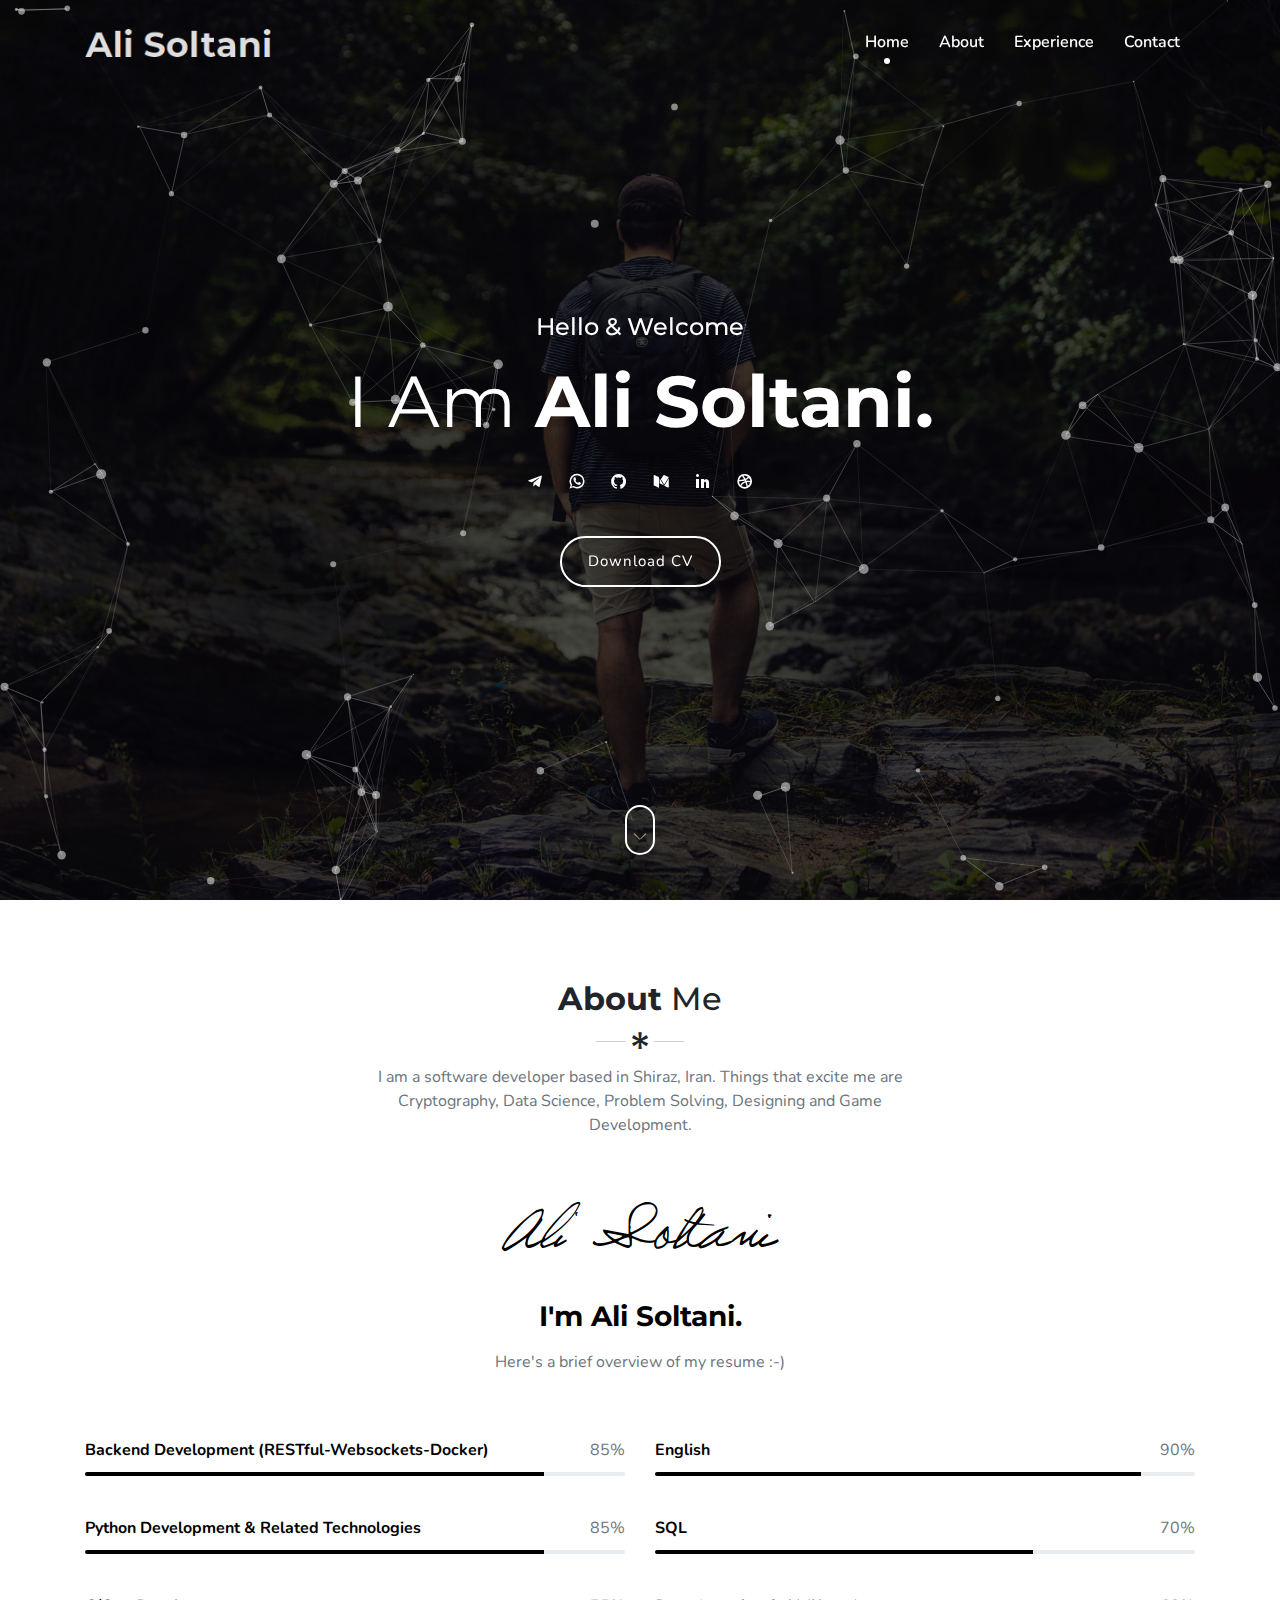
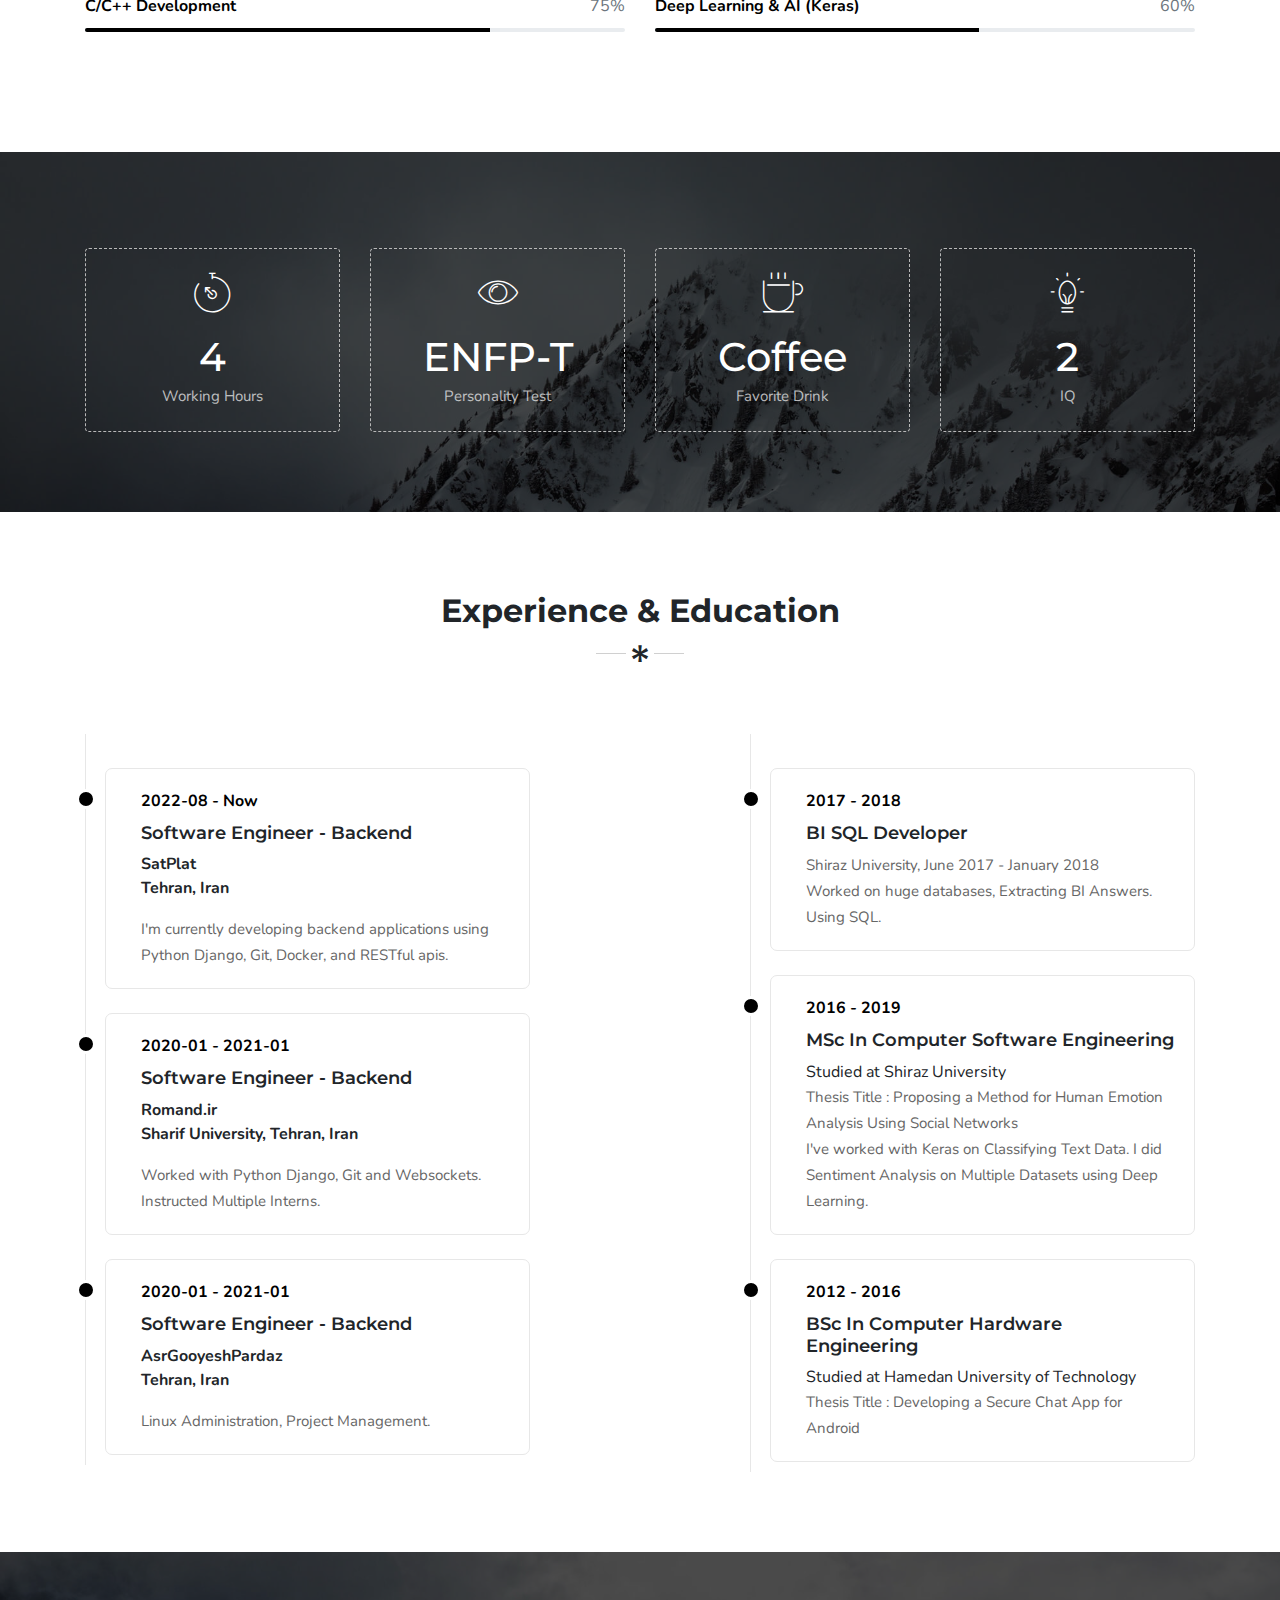
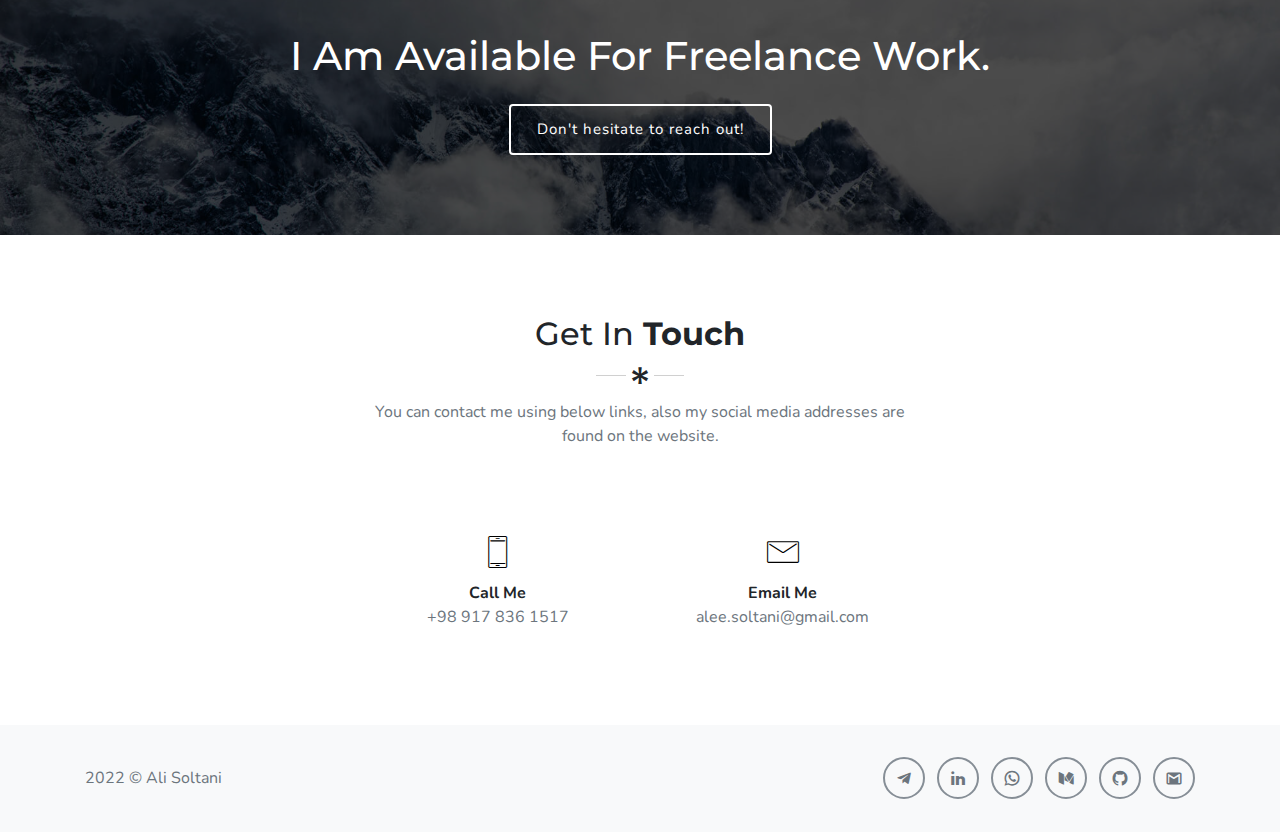
<file: index.html>
<!DOCTYPE html>
<html lang="en">

    <head>
        <meta charset="UTF-8">
        <meta name="viewport" content="width=device-width, initial-scale=1">
        <title>Ali Soltani</title>
        <meta name="description" content="" />
        <meta name="keywords" content="" />
        <meta name="author" content="AliSoltani" />

        <link rel="shortcut icon" href="images/favicon.ico">

        <!--Bootstrap Css-->
        <link rel="stylesheet" href="css/bootstrap.min.css" />

        <!-- Materialdesign icons Css -->
        <link rel="stylesheet" href="css/materialdesignicons.min.css">

        <!-- Mobirise icons Css -->
        <link rel="stylesheet" href="css/mobiriseicons.css">

        <!-- Magnific-popup -->
        <link rel="stylesheet" href="css/magnific-popup.css">

        <!-- Animate Css -->
        <link rel="stylesheet" href="css/animate.min.css">

        <!-- Owl Slider -->
        <link rel="stylesheet" href="css/owl.carousel.css" />
        <link rel="stylesheet" href="css/owl.theme.css" />
        <link rel="stylesheet" href="css/owl.transitions.css" />

        <!-- Custom style Css -->
        <link rel="stylesheet" href="css/style.css">
    </head>

    <body>

        <!-- START LOADER -->
        <div id="preloader">
            <div id="status">
                <div class="spinner">Loading...</div>
            </div>
        </div>
        <!-- END LOADER -->

        <!-- START NAVBAR -->
        <nav class="navbar navbar-expand-lg fixed-top custom-nav sticky">
            <div class="container">
                <!-- LOGO -->
                <a class="navbar-brand logo" href="index.html">
                        <img src="images/logo.png" alt="" class="img-fluid logo-light"> 
                        <img src="images/logo-dark.png" alt="" class="img-fluid logo-dark">
                    </a>

                <button class="navbar-toggler" type="button" data-toggle="collapse" data-target="#navbarCollapse" aria-controls="navbarCollapse" aria-expanded="false" aria-label="Toggle navigation">
                        <i class="mdi mdi-menu"></i>
                    </button>
                <div class="collapse navbar-collapse" id="navbarCollapse">
                    <ul class="navbar-nav ml-auto">
                        <li class="nav-item active">
                            <a href="#home" class="nav-link">Home</a>
                        </li>
                        <li class="nav-item">
                            <a href="#about" class="nav-link">About</a>
                        </li>
                        <li class="nav-item">
                            <a href="#experience" class="nav-link">Experience</a>
                        </li>
                        <li class="nav-item">
                            <a href="#contact" class="nav-link">Contact</a>
                        </li>
                    </ul>
                </div>
            </div>
        </nav>
        <!-- END NAVBAR -->

        <!--START HOME-->
        <section class="home-bg section h-100vh" id="home">
            <div class="bg-overlay"></div>
            <div class="home-table">
                <div class="home-table-center">
                    <div class="container position-relative z-index">
                        <div class="row justify-content-center">
                            <div class="col-lg-12">
                                <div class="text-white text-center">
                                    <h4>Hello & Welcome</h4>
                                    <h1 class="header_title mb-0 mt-3">I Am <span class="simple-text-rotate font-weight-bold"> Ali Soltani., A Developer., A Researcher.</span></h1>
                                    <ul class="social_home list-unstyled text-center pt-4">
                                        <li class="list-inline-item"><a href="http://t.me/aleeslt"><i class="mdi mdi-telegram"></i></a></li>
                                        <li class="list-inline-item"><a href="http://wa.me/989178361517"><i class="mdi mdi-whatsapp"></i></a></li>
                                        <li class="list-inline-item"><a href="http://github.com/aleesoltani"><i class="mdi mdi-github-circle"></i></a></li>
                                        <li class="list-inline-item"><a href="http://medium.com/alisoltani"><i class="mdi mdi-medium"></i></a></li>
                                        <li class="list-inline-item"><a href="http://linkedin.com/in/aleesoltani"><i class="mdi mdi-linkedin"></i></a></li>
                                        <li class="list-inline-item"><a href="http://dribbble.com/aleesoltani"><i class="mdi mdi-dribbble"></i></a></li>
                                        
                                    </ul>
                                    <div class="header_btn">
                                        <a href="resume.pdf" class="btn btn-outline-custom btn-rounded mt-4">Download CV</a>
                                    </div>
                                </div>
                            </div>
                        </div>
                    </div>
                </div>
            </div>
            <div class="scroll_down">
                <a href="#about" class="scroll">
                    <i class="mbri-arrow-down text-white"></i>
                </a>
            </div>
        </section>
        <!--END HOME-->

        <!-- START ABOUT -->
        <section class="section" id="about">
            <div class="container">
                <div class="row justify-content-center">
                    <div class="col-lg-12">
                        <div class="text-center mx-auto section-main-title">
                            <h2><span class="font-weight-bold">About </span>Me</h2>
                            <div class="main-title-border">
                                <i class="mdi mdi-asterisk"></i>
                            </div>
                            <p class="text-muted mx-auto mt-2">
                                I am a software developer based in Shiraz, Iran. Things that excite me are Cryptography, Data Science, 
                                Problem Solving, Designing and Game Development.
                            </p>
                        </div>
                    </div>
                </div>
                <div class="row mt-4 pt-4">
                    <div class="col-lg-12">
                        <div>
                            <img src="images/sign.png" alt="" class="img-fluid mx-auto d-block">
                        </div>
                        <div class="text-center about-detail mx-auto mt-5">
                            <h3 class="mb-3"><span class="font-weight-bold text-custom">I'm Ali Soltani.</span></h3>
                            <!-- <ul class="mb-0 list-inline text-center about-work">
                                <li class="list-inline-item mr-0 text-muted">Software Engineer</li>
                                
                            </ul> -->
                            <p class="text-muted mt-3">Here's a brief overview of my resume :-)</p>
                        </div>
                    </div>
                </div>
                <div class="row mt-5">
                    <div class="col-lg-6">
                        <div class="progress-bars skill-custom">
                            <div class="clearfix">
                                <div class="text-dark font-weight-bold float-left">Backend Development (RESTful-Websockets-Docker)</div>
                                <div class="text-muted float-right">85%</div>
                            </div>
                            <div class="progress">
                                <div class="progress-bar" role="progressbar" style="width: 85%" aria-valuenow="0" aria-valuemin="0" aria-valuemax="100"></div>
                            </div>
                            <div class="clearfix">
                                <div class="text-dark font-weight-bold float-left">Python Development & Related Technologies</div>
                                <div class="text-muted float-right">85%</div>
                            </div>
                            <div class="progress">
                                <div class="progress-bar" role="progressbar" style="width: 85%" aria-valuenow="25" aria-valuemin="0" aria-valuemax="100"></div>
                            </div>
                            <div class="clearfix">
                                <div class="text-dark font-weight-bold float-left">C/C++ Development</div>
                                <div class="text-muted float-right">75%</div>
                            </div>
                            <div class="progress">
                                <div class="progress-bar" role="progressbar" style="width: 75%" aria-valuenow="0" aria-valuemin="0" aria-valuemax="100"></div>
                            </div>
                        </div>
                    </div>
                    <div class="col-lg-6">
                        <div class="progress-bars skill-custom">
                            <div class="clearfix">
                                <div class="text-dark font-weight-bold float-left">English</div>
                                <div class="text-muted float-right">90%</div>
                            </div>
                            <div class="progress">
                                <div class="progress-bar" role="progressbar" style="width: 90%" aria-valuenow="0" aria-valuemin="0" aria-valuemax="100"></div>
                            </div>
                            <div class="clearfix">
                                <div class="text-dark font-weight-bold float-left">SQL</div>
                                <div class="text-muted float-right">70%</div>
                            </div>
                            <div class="progress">
                                <div class="progress-bar" role="progressbar" style="width: 70%" aria-valuenow="25" aria-valuemin="0" aria-valuemax="100"></div>
                            </div>
                            <div class="clearfix">
                                <div class="text-dark font-weight-bold float-left">Deep Learning & AI (Keras)</div>
                                <div class="text-muted float-right">60%</div>
                            </div>
                            <div class="progress">
                                <div class="progress-bar" role="progressbar" style="width:60%" aria-valuenow="0" aria-valuemin="0" aria-valuemax="100"></div>
                            </div>
                        </div>
                    </div>
                </div>
            </div>
        </section>
        <!-- END ABOUT -->

        <!-- END FUNFACTS -->
        <section class="section bg-funfact">
            <div class="bg-overlay"></div>
            <div class="container">
                <div class="row" id="counter">
                    <div class="col-lg-3">
                        <div class="text-center lan_funfact p-4 mt-3 rounded text-white">
                            <div class="lan_fun_icon mb-3">
                                <i class="mbri-timer h1"></i>
                            </div>
                            <h1 class="lan_fun_value mb-1" data-count="6720">4</h1>
                            <p class="lan_fun_name mb-0">Working Hours</p>
                        </div>
                    </div>
                    <div class="col-lg-3">
                        <div class="text-center lan_funfact p-4 mt-3 rounded text-white">
                            <div class="lan_fun_icon mb-3">
                                <i class="mbri-preview h1"></i>
                            </div>
                            <h1 class="lan_fun_value mb-1" >ENFP-T</h1>
                            <p class="lan_fun_name mb-0">Personality Test</p>
                        </div>
                    </div>
                    <div class="col-lg-3">
                        <div class="text-center lan_funfact p-4 mt-3 rounded text-white">
                            <div class="lan_fun_icon mb-3">
                                <i class="mbri-hot-cup h1"></i>
                            </div>
                            <h1 class="lan_fun_value mb-1">Coffee</h1>
                            <p class="lan_fun_name mb-0">Favorite Drink</p>
                        </div>
                    </div>
                    <div class="col-lg-3">
                        <div class="text-center lan_funfact p-4 mt-3 rounded text-white">
                            <div class="lan_fun_icon mb-3">
                                <i class="mbri-idea h1"></i>
                            </div>                       
                            <h1 class="lan_fun_value mb-1" data-count="137">2</h1>
                            <p class="lan_fun_name mb-0">IQ</p>
                        </div>
                    </div>
                </div>
            </div>
        </section>
        <!-- START FUNFACTS -->

        <!-- START EXP. & EDU. -->
        <section class="section" id="experience">
            <div class="container">
                <div class="row justify-content-center">
                    <div class="col-lg-12">
                        <div class="text-center mx-auto section-main-title">
                            <h2><span class="font-weight-bold">Experience & Education</span></h2>
                            <div class="main-title-border">
                                <i class="mdi mdi-asterisk"></i>
                            </div>
                        </div>
                    </div>
                </div>
                <div class="row mt-4 pt-4">
                    <div class="col-lg-5">
                        <div class="cv_edu_exp mt-3">
                            <div class="cv_edu_exp_box mt-4">
                                <div class="row">
                                    <div class="col-lg-12">
                                        <div class="cv_edu_exp_year font-weight-bold text-custom position-relative">2022-08 - Now</div>
                                        <div class="cb_edu_exp_detail">
                                            <h4>Software Engineer - Backend</h4>
                                            <p><strong>SatPlat <br>Tehran, Iran</strong></p>
                                            <p class="cv_desc mb-0">
                                                I'm currently developing backend applications using Python Django, Git,
                                                Docker, and RESTful apis.
                                            </p>
                                        </div>
                                    </div>
                                </div>
                            </div>

                            <div class="cv_edu_exp_box mt-4">
                                <div class="row">
                                    <div class="col-lg-12">
                                        <div class="cv_edu_exp_year font-weight-bold text-custom position-relative">2020-01 - 2021-01</div>
                                        <div class="cb_edu_exp_detail">
                                            <h4>Software Engineer - Backend</h4>
                                            <p><strong>Romand.ir <br>Sharif University, Tehran, Iran</strong></p>
                                            <p class="cv_desc mb-0">
                                                Worked with Python Django, Git and Websockets.
                                                Instructed Multiple Interns.
                                            </p>
                                        </div>
                                    </div>
                                </div>
                            </div>

                            <div class="cv_edu_exp_box mt-4">
                                <div class="row">
                                    <div class="col-lg-12">
                                        <div class="cv_edu_exp_year font-weight-bold text-custom position-relative">2020-01 - 2021-01</div>
                                        <div class="cb_edu_exp_detail">
                                            <h4>Software Engineer - Backend</h4>
                                            <p><strong>AsrGooyeshPardaz <br>Tehran, Iran</strong></p>
                                            <p class="cv_desc mb-0">
                                                Linux Administration, Project Management. 
                                            </p>
                                        </div>
                                    </div>
                                </div>
                            </div>
                        </div>
                    </div>
                    <div class="col-lg-5 offset-lg-2">
                        <div class="cv_edu_exp mt-3">
                            <div class="cv_edu_exp_box mt-4">
                                <div class="row">
                                    <div class="col-lg-12">
                                        <div class="cv_edu_exp_year font-weight-bold text-custom position-relative">2017 - 2018</div>
                                        <div class="cb_edu_exp_detail">
                                            <h4>BI SQL Developer</h4>
                                            <p class="cv_desc mb-0">
                                                Shiraz University, June 2017 - January 2018
                                            </p>
                                            <p class="cv_desc mb-0">
                                                Worked on huge databases, Extracting BI Answers. Using SQL. 
                                            </p>
                                        </div>
                                    </div>
                                </div>
                            </div>
                            <div class="cv_edu_exp_box mt-4">
                                <div class="row">
                                    <div class="col-lg-12">
                                        <div class="cv_edu_exp_year font-weight-bold text-custom position-relative">2016 - 2019</div>
                                        <div class="cb_edu_exp_detail">
                                            <h4>MSc in Computer Software Engineering</h4>
                                            Studied at Shiraz University
                                            <p class="cv_desc mb-0">
                                                Thesis Title : Proposing a Method for Human Emotion Analysis Using Social Networks
                                            </p>
                                            <p class="cv_desc mb-0">
                                                I've worked with Keras on Classifying Text Data. I did Sentiment Analysis on Multiple Datasets using Deep Learning.
                                            </p>
                                        </div>
                                    </div>
                                </div>
                            </div>
                            <div class="cv_edu_exp_box mt-4">
                                <div class="row">
                                    <div class="col-lg-12">
                                        <div class="cv_edu_exp_year font-weight-bold text-custom position-relative">2012 - 2016</div>
                                        <div class="cb_edu_exp_detail">
                                            <h4>BSc in Computer Hardware Engineering</h4>
                                            Studied at Hamedan University of Technology
                                            <p class="cv_desc mb-0">
                                                Thesis Title : Developing a Secure Chat App for Android
                                            </p>
                                        </div>
                                    </div>
                                </div>
                            </div>
                        </div>
                    </div>
                </div>                
            </div>
        </section>
        <!-- END EXP. & EDU. -->

        <!-- START CTA -->
        <section class="section bg-cta" id="contact">
            <div class="bg-overlay"></div>
            <div class="container">
                <div class="row">
                    <div class="col-lg-12">
                        <div class="text-center text-white">
                            <h1>I Am Available For Freelance Work.</h1>
                            <div class="mt-4">
                                <a href="mailto:alee.soltani@gmail.com" class="btn btn-outline-custom">Don't hesitate to reach out!</a>
                            </div>
                        </div>
                    </div>
                </div>
            </div>
        </section>
        <!-- END CTA -->

        <!-- CONTACT FORM START-->
        <section class="section " id="contact">
            <div class="container">
                <div class="row justify-content-center">
                    <div class="col-lg-12">
                        <div class="text-center mx-auto section-main-title">
                            <h2>Get In <span class="font-weight-bold">Touch</span></h2>
                            <div class="main-title-border">
                                <i class="mdi mdi-asterisk"></i>
                            </div>
                            <p class="text-muted mx-auto mt-2">You can contact me using below links, also my social media addresses are found
                                on the website.
                            </p>
                        </div>
                    </div>
                </div>  
                <div class="row mt-4 pt-4">
                    <div class="col-lg-3">
                    </div>

                    <div class="col-lg-3">
                        <div class="text-center mt-4">
                            <div>
                                <i class="mbri-mobile2 text-custom h2"></i>
                            </div>
                            <div class="mt-2">
                                <p class="mb-0 font-weight-bold">Call Me</p>
                                <p class="text-muted">+98 917 836 1517</p>
                            </div>
                        </div>
                    </div>
                    <div class="col-lg-3">                        
                        <div class="text-center mt-4">
                            <div>
                                <i class="mbri-letter text-custom h2"></i>
                            </div>
                            <div class="mt-2">
                                <p class="mb-0 font-weight-bold">Email Me</p>
                                <p class="text-muted">alee.soltani@gmail.com</p>
                            </div>
                        </div>                        
                    </div>
                    <div class="col-lg-3">
                    </div>
                </div>                          
            </div>
        </section> 
        <!-- CONTACT FORM END-->

        <!-- START FOOTER -->
        <section class="bg-light">
            <div class="container">
                <div class="row pt-4 pb-4">
                    <div class="col-lg-12">
                        <div class="float-left float_none mt-2 mb-2">
                            <a href="http://alisoltani.ir" class="copy-rights text-muted mb-0">2022 &copy; Ali Soltani</a>
                        </div>
                        <div class="float-right float_none mt-2 mb-2">
                            <ul class="list-inline fot_social mb-0">
                                <li class="list-inline-item"><a href="http://t.me/aleeslt" class="social-icon text-muted"><i class="mdi mdi-telegram"></i></a></li>
                                <li class="list-inline-item"><a href="http://linkedin.com/in/aleesoltani" class="social-icon text-muted"><i class="mdi mdi-linkedin"></i></a></li>
                                <li class="list-inline-item"><a href="http://wa.me/989178361517" class="social-icon text-muted"><i class="mdi mdi-whatsapp"></i></a></li>
                                <li class="list-inline-item"><a href="http://medium.com/alisoltani" class="social-icon text-muted"><i class="mdi mdi-medium"></i></a></li>  
                                <li class="list-inline-item"><a href="http://github.com/aleesoltani" class="social-icon text-muted"><i class="mdi mdi-github-circle"></i></a></li>                              
                                <li class="list-inline-item"><a href="mailto:alee.soltani@gmail.com" class="social-icon text-muted"><i class="mdi mdi-gmail"></i></a></li>
                            </ul>
                        </div>
                    </div>
                </div>
            </div>
        </section>
        <!-- END FOOTER -->

        <!-- BACK TO TOP -->    
        <a href="#" class="back_top"> <i class="mbri-arrow-up"> </i> </a>


        <!-- JAVASCRIPTS -->
        <script src="js/jquery.min.js"></script>
        <script src="js/popper.min.js"></script>
        <script src="js/bootstrap.min.js"></script>
        <!--EASING JS-->
        <script src="js/jquery.easing.min.js"></script>
        <script src="js/scrollspy.min.js"></script>
        <!--TEXT ROTETE-->
        <script src="js/jquery.simple-text-rotator.js"></script>         
        <!-- MFP JS -->
        <script src="js/jquery.magnific-popup.min.js"></script>
        <!--PORTFOLIO FILTER JS-->
        <script src="js/isotope.js"></script>     
        <!--PARTICLES ANIMATE JS-->
        <script src="js/particles.js"></script>  
        <script src="js/particles.app.js"></script>   
        <!-- OWL CAROUSEL -->
        <script src="js/owl.carousel.min.js"></script>
        <!--CUSTOM JS-->
        <script src="js/custom.js"></script>
        <script>
            $(".simple-text-rotate").textrotator({
                animation: "dissolve",
                speed: 2500
            });
        </script>
    </body>
</html>
</file>
<file: css/mobiriseicons.css>
@font-face {
  font-family: 'MobiriseIcons';
  src:  url('../fonts/MobiriseIcons.eot?5dqoim');
  src:  url('../fonts/MobiriseIcons.eot?5dqoim#iefix') format('embedded-opentype'),
    url('../fonts/mobirise.ttf?5dqoim') format('truetype'),
    url('../fonts/mobirise.woff?5dqoim') format('woff'),
    url('../fonts/MobiriseIcons.svg?5dqoim#MobiriseIcons') format('svg');
  font-weight: normal;
  font-style: normal;
}

[class^="mbri-"], [class*=" mbri-"] {
  /* use !important to prevent issues with browser extensions that change fonts */
  font-family: 'MobiriseIcons' !important;
  speak: none;
  font-style: normal;
  font-weight: normal;
  font-variant: normal;
  text-transform: none;
  line-height: 1;

  /* Better Font Rendering =========== */
  -webkit-font-smoothing: antialiased;
  -moz-osx-font-smoothing: grayscale;
}

.mbri-add-submenu:before {
  content: "\e900";
}
.mbri-alert:before {
  content: "\e901";
}
.mbri-align-center:before {
  content: "\e902";
}
.mbri-align-justify:before {
  content: "\e903";
}
.mbri-align-left:before {
  content: "\e904";
}
.mbri-align-right:before {
  content: "\e905";
}
.mbri-android:before {
  content: "\e906";
}
.mbri-apple:before {
  content: "\e907";
}
.mbri-arrow-down:before {
  content: "\e908";
}
.mbri-arrow-next:before {
  content: "\e909";
}
.mbri-arrow-prev:before {
  content: "\e90a";
}
.mbri-arrow-up:before {
  content: "\e90b";
}
.mbri-bold:before {
  content: "\e90c";
}
.mbri-bookmark:before {
  content: "\e90d";
}
.mbri-bootstrap:before {
  content: "\e90e";
}
.mbri-briefcase:before {
  content: "\e90f";
}
.mbri-browse:before {
  content: "\e910";
}
.mbri-bulleted-list:before {
  content: "\e911";
}
.mbri-calendar:before {
  content: "\e912";
}
.mbri-camera:before {
  content: "\e913";
}
.mbri-cart-add:before {
  content: "\e914";
}
.mbri-cart-full:before {
  content: "\e915";
}
.mbri-cash:before {
  content: "\e916";
}
.mbri-change-style:before {
  content: "\e917";
}
.mbri-chat:before {
  content: "\e918";
}
.mbri-clock:before {
  content: "\e919";
}
.mbri-close:before {
  content: "\e91a";
}
.mbri-cloud:before {
  content: "\e91b";
}
.mbri-code:before {
  content: "\e91c";
}
.mbri-contact-form:before {
  content: "\e91d";
}
.mbri-credit-card:before {
  content: "\e91e";
}
.mbri-cursor-click:before {
  content: "\e91f";
}
.mbri-cust-feedback:before {
  content: "\e920";
}
.mbri-database:before {
  content: "\e921";
}
.mbri-delivery:before {
  content: "\e922";
}
.mbri-desktop:before {
  content: "\e923";
}
.mbri-devices:before {
  content: "\e924";
}
.mbri-down:before {
  content: "\e925";
}
.mbri-download:before {
  content: "\e926";
}
.mbri-drag-n-drop:before {
  content: "\e927";
}
.mbri-drag-n-drop2:before {
  content: "\e928";
}
.mbri-edit:before {
  content: "\e929";
}
.mbri-edit2:before {
  content: "\e92a";
}
.mbri-error:before {
  content: "\e92b";
}
.mbri-extension:before {
  content: "\e92c";
}
.mbri-features:before {
  content: "\e92d";
}
.mbri-file:before {
  content: "\e92e";
}
.mbri-flag:before {
  content: "\e92f";
}
.mbri-folder:before {
  content: "\e930";
}
.mbri-gift:before {
  content: "\e931";
}
.mbri-github:before {
  content: "\e932";
}
.mbri-globe-2:before {
  content: "\e933";
}
.mbri-globe:before {
  content: "\e934";
}
.mbri-growing-chart:before {
  content: "\e935";
}
.mbri-hearth:before {
  content: "\e936";
}
.mbri-help:before {
  content: "\e937";
}
.mbri-home:before {
  content: "\e938";
}
.mbri-hot-cup:before {
  content: "\e939";
}
.mbri-idea:before {
  content: "\e93a";
}
.mbri-image-gallery:before {
  content: "\e93b";
}
.mbri-image-slider:before {
  content: "\e93c";
}
.mbri-info:before {
  content: "\e93d";
}
.mbri-italic:before {
  content: "\e93e";
}
.mbri-key:before {
  content: "\e93f";
}
.mbri-laptop:before {
  content: "\e940";
}
.mbri-layers:before {
  content: "\e941";
}
.mbri-left-right:before {
  content: "\e942";
}
.mbri-left:before {
  content: "\e943";
}
.mbri-letter:before {
  content: "\e944";
}
.mbri-like:before {
  content: "\e945";
}
.mbri-link:before {
  content: "\e946";
}
.mbri-lock:before {
  content: "\e947";
}
.mbri-login:before {
  content: "\e948";
}
.mbri-logout:before {
  content: "\e949";
}
.mbri-magic-stick:before {
  content: "\e94a";
}
.mbri-map-pin:before {
  content: "\e94b";
}
.mbri-menu:before {
  content: "\e94c";
}
.mbri-mobile:before {
  content: "\e94d";
}
.mbri-mobile2:before {
  content: "\e94e";
}
.mbri-mobirise:before {
  content: "\e94f";
}
.mbri-more-horizontal:before {
  content: "\e950";
}
.mbri-more-vertical:before {
  content: "\e951";
}
.mbri-music:before {
  content: "\e952";
}
.mbri-new-file:before {
  content: "\e953";
}
.mbri-numbered-list:before {
  content: "\e954";
}
.mbri-opened-folder:before {
  content: "\e955";
}
.mbri-pages:before {
  content: "\e956";
}
.mbri-paper-plane:before {
  content: "\e957";
}
.mbri-paperclip:before {
  content: "\e958";
}
.mbri-photo:before {
  content: "\e959";
}
.mbri-photos:before {
  content: "\e95a";
}
.mbri-pin:before {
  content: "\e95b";
}
.mbri-play:before {
  content: "\e95c";
}
.mbri-plus:before {
  content: "\e95d";
}
.mbri-preview:before {
  content: "\e95e";
}
.mbri-print:before {
  content: "\e95f";
}
.mbri-protect:before {
  content: "\e960";
}
.mbri-question:before {
  content: "\e961";
}
.mbri-quote-left:before {
  content: "\e962";
}
.mbri-quote-right:before {
  content: "\e963";
}
.mbri-redo:before {
  content: "\e964";
}
.mbri-refresh:before {
  content: "\e965";
}
.mbri-responsive:before {
  content: "\e966";
}
.mbri-right:before {
  content: "\e967";
}
.mbri-rocket:before {
  content: "\e968";
}
.mbri-sad-face:before {
  content: "\e969";
}
.mbri-sale:before {
  content: "\e96a";
}
.mbri-save:before {
  content: "\e96b";
}
.mbri-search:before {
  content: "\e96c";
}
.mbri-setting:before {
  content: "\e96d";
}
.mbri-setting2:before {
  content: "\e96e";
}
.mbri-setting3:before {
  content: "\e96f";
}
.mbri-share:before {
  content: "\e970";
}
.mbri-shopping-bag:before {
  content: "\e971";
}
.mbri-shopping-basket:before {
  content: "\e972";
}
.mbri-shopping-cart:before {
  content: "\e973";
}
.mbri-sites:before {
  content: "\e974";
}
.mbri-smile-face:before {
  content: "\e975";
}
.mbri-speed:before {
  content: "\e976";
}
.mbri-star:before {
  content: "\e977";
}
.mbri-success:before {
  content: "\e978";
}
.mbri-sun:before {
  content: "\e979";
}
.mbri-sun2:before {
  content: "\e97a";
}
.mbri-tablet-vertical:before {
  content: "\e97b";
}
.mbri-tablet:before {
  content: "\e97c";
}
.mbri-target:before {
  content: "\e97d";
}
.mbri-timer:before {
  content: "\e97e";
}
.mbri-to-ftp:before {
  content: "\e97f";
}
.mbri-to-local-drive:before {
  content: "\e980";
}
.mbri-touch-swipe:before {
  content: "\e981";
}
.mbri-touch:before {
  content: "\e982";
}
.mbri-trash:before {
  content: "\e983";
}
.mbri-underline:before {
  content: "\e984";
}
.mbri-undo:before {
  content: "\e985";
}
.mbri-unlink:before {
  content: "\e986";
}
.mbri-unlock:before {
  content: "\e987";
}
.mbri-up-down:before {
  content: "\e988";
}
.mbri-up:before {
  content: "\e989";
}
.mbri-update:before {
  content: "\e98a";
}
.mbri-upload:before {
  content: "\e98b";
}
.mbri-user:before {
  content: "\e98c";
}
.mbri-user2:before {
  content: "\e98d";
}
.mbri-users:before {
  content: "\e98e";
}
.mbri-video-play:before {
  content: "\e98f";
}
.mbri-video:before {
  content: "\e990";
}
.mbri-watch:before {
  content: "\e991";
}
.mbri-website-theme:before {
  content: "\e992";
}
.mbri-wifi:before {
  content: "\e993";
}
.mbri-windows:before {
  content: "\e994";
}
.mbri-zoom-out:before {
  content: "\e995";
}
</file>
<file: css/style.css>
/*
------------------------------------------------------------------------ 
* Author           : AliSoltani                                        *
* Version          : 1.0.0                                             *
* Created          : May 2018                                          *
* File Description : Main Css file of the template                     *
*-----------------------------------------------------------------------
*/

/***********************
    1.BASIC           
    2.HELPER
    3.NAVBAR
    4.HOME
    5.ABOUT ME
    6.SERVICES
    7.FUNFACTS
    8.EDUCATION & EXPERIANCE
    9.CTA SECTION
    10.WORK
    11.CLIENT
    12.GREATE PEOPLE
    13.SUBCRIBE SECTION
    14.BLOG
    15.CONTACT US
    16.FOOTER
    17.RESPONSIVE
************************/

@import url('https://fonts.googleapis.com/css?family=Montserrat:400,500,600|Nunito:400,600,700');

/*======================
        1.BASIC
========================*/

body {
    font-family: 'Nunito', sans-serif;
    overflow-x: hidden;
}

h1,
h2,
h3,
h4,
h5,
h6 {
    font-family: 'Montserrat', sans-serif;
}

h1.font-weight-bold,
h2.font-weight-bold,
h3.font-weight-bold,
h4.font-weight-bold,
h5.font-weight-bold,
h6.font-weight-bold {
    font-weight: 600 !important;
}

a,
a:hover,
a:focus,
button,
button:focus {
    text-decoration: none !important;
    outline: none !important;
    box-shadow: none !important;
}

::selection {
    background: rgba(166, 175, 189, 0.3);
}

::-moz-selection {
    background: rgba(166, 175, 189, 0.3);
}

#preloader {
    position: fixed;
    top: 0;
    left: 0;
    right: 0;
    bottom: 0;
    background-color: #fff;
    z-index: 9999999;
}

#status {
    width: 40px;
    height: 40px;
    position: absolute;
    left: 50%;
    top: 50%;
    margin: -20px 0 0 -20px;
}

.spinner {
    margin: 0 auto;
    font-size: 10px;
    position: relative;
    text-indent: -9999em;
    border-top: 5px solid rgba(0, 0, 0, 0.2);
    border-right: 5px solid rgba(0, 0, 0, 0.2);
    border-bottom: 5px solid rgba(0, 0, 0, 0.2);
    border-left: 5px solid #000;
    -webkit-transform: translateZ(0);
    -ms-transform: translateZ(0);
    transform: translateZ(0);
    -webkit-animation: load8 1.1s infinite linear;
    animation: load8 1.1s infinite linear;
}

.spinner,
.spinner:after {
    border-radius: 50%;
    width: 40px;
    height: 40px;
}

@-webkit-keyframes load8 {
    0% {
        -webkit-transform: rotate(0deg);
        transform: rotate(0deg);
    }
    100% {
        -webkit-transform: rotate(360deg);
        transform: rotate(360deg);
    }
}

@keyframes load8 {
    0% {
        -webkit-transform: rotate(0deg);
        transform: rotate(0deg);
    }
    100% {
        -webkit-transform: rotate(360deg);
        transform: rotate(360deg);
    }
}   

.back_top {
    text-align: center;
    position: fixed;
    bottom: 15px;
    height: 35px;
    width: 35px;
    background-color: #000;
    display: none;
    z-index: 10000;
    border-radius: 3px;
    right: 20px;
    transition: all 0.5s;
}

.back_top i {
    color: #fff;
    line-height: 35px;
    font-size: 12px;
    display: block;
}

/*==========================
        2.HELPER
============================*/

.section {
    padding-top: 80px;
    padding-bottom: 80px;
    position: relative;
    background-color: #fff;
}

.bg-dark {
    background-color: #000;
}

.bg-custom{
    background-color: #000;
}

.text-dark {
    color: #000 !important;
}

.text-muted {
    color: #777;
}

.text-custom {
    color: #000 !important;
}

.h-100vh {
    height: 100vh;
}

.z-index {
    z-index: 2;
}

.bg-custom {
    background-color: #000;
}

.section-main-title {
    max-width: 570px;
}

.main-title-border::after,
.main-title-border::before {
    display: inline-block;
    margin-top: -7px;
    vertical-align: middle;
    content: "";
    background-color: #d0d0d0;
    width: 30px;
    height: 1px;
}

.main-title-border i {
    font-size: 20px;
}

.bg-overlay-gredient {
    background: linear-gradient(32deg, rgba(18, 166, 181, 0.8) 0%, rgba(16, 12, 242, 0.7) 100%);
    position: absolute;
    top: 0;
    right: 0;
    left: 0;
    bottom: 0;
    width: 100%;
    height: 100%;
}

.bg-overlay {
    background: rgba(0, 0, 0, 0.7);
    position: absolute;
    top: 0;
    right: 0;
    left: 0;
    bottom: 0;
    width: 100%;
    height: 100%;
}

.btn {
    padding: 12px 26px;
}

.btn-rounded {
    border-radius: 30px;
}

.btn-outline-custom {
    background-color: transparent;
    border: 2px solid #fff;
    color: #fff;
    letter-spacing: 1px;
    transition: all 0.5s;
    font-size: 15px;
}

.btn-outline-custom:hover,
.btn-outline-custom:focus,
.btn-outline-custom:active,
.btn-outline-custom.active,
.btn-outline-custom.focus,
.btn-outline-custom:active,
.btn-outline-custom:focus,
.btn-outline-custom:hover,
.open>.dropdown-toggle.btn-outline-custom {
    background-color: #fff !important;
    border-color: #fff !important;
    color: #000 !important;
}

.btn-outline-black {
    background-color: transparent;
    border: 2px solid #000;
    color: #000;
    font-weight: 600;
    letter-spacing: 1px;
    transition: all 0.5s;
    font-size: 15px;
}

.btn-outline-black:hover,
.btn-outline-black:focus,
.btn-outline-black:active,
.btn-outline-black.active,
.btn-outline-black.focus,
.btn-outline-black:active,
.btn-outline-black:focus,
.btn-outline-black:hover,
.open>.dropdown-toggle.btn-outline-black {
    background-color: #000 !important;
    border-color: #000 !important;
    color: #fff !important;
}

.btn-custom {
    background-color: #000;
    border: 2px solid #000;
    color: #fff;
    transition: all 0.5s;
    font-size: 15px;
    text-transform: capitalize;
}

.btn-custom:hover,
.btn-custom:focus,
.btn-custom:active,
.btn-custom.active,
.btn-custom.focus,
.btn-custom:active,
.btn-custom:focus,
.btn-custom:hover,
.open>.dropdown-toggle.btn-custom {
    background-color: #fff;
    border-color: #000;
    color: #000;
}

/*==========================
        3.NAVBAR
============================*/

.custom-nav {
    padding: 15px 0px;
    width: 100%;
    border-radius: 0px;
    z-index: 999;
    margin-bottom: 0px;
    transition: all 0.5s ease-in-out;
    background-color: transparent;
}

.custom-nav.stickyadd {
    background-color: #fff;
    padding: 8px 0;
    box-shadow: 0px 0px 18px 1px rgba(0, 0, 0, 0.1);
}

.custom-nav .navbar-nav li a {
    color: #fff;
    font-size: 16px;
    background-color: transparent !important;
    padding: 15px 0;
    position: relative;
    margin: 0 7px;
    font-weight: 600;
    transition: all 0.4s;
}

.custom-nav .navbar-nav li.active a:before,
.custom-nav .navbar-nav li:hover a:before,
.custom-nav .navbar-nav li:active a:before,
.custom-nav.stickyadd .navbar-nav li.active a:before,
.custom-nav.stickyadd .navbar-nav li:hover a:before,
.custom-nav.stickyadd .navbar-nav li:active a:before {
    opacity: 1;
}

.custom-nav .navbar-nav li a:before,
.custom-nav.stickyadd .navbar-nav li a:before {
    content: '';
    position: absolute;
    left: 50%;
    bottom: 10%;
    height: 6px;
    width: 6px;
    background: #fff;
    border-radius: 50%;
    opacity: 0;
    transform: translateX(-50%);
    -webkit-transition: all 0.3s ease 0s;
    -o-transition: all 0.3s ease 0s;
    transition: all 0.3s ease 0s;
}

.custom-nav.stickyadd .navbar-nav li a:before {
    background: #000 !important;
}

.navbar-toggler {
    font-size: 24px;
    margin-top: 5px;
    margin-bottom: 0px;
    color: #ffffff;
}

.custom-nav.stickyadd .navbar-nav li a {
    color: #000;
}

.navbar-toggle {
    font-size: 24px;
    margin-top: 5px;
    margin-bottom: 0px;
    color: #ffffff;
}

.nav .open>a,
.nav .open>a:focus,
.nav .open>a:hover {
    background-color: transparent;
    border-color: #337ab7;
}

.logo .logo-light {
    display: inline-block;
}

.stickyadd .logo .logo-dark {
    display: inline-block;
}

.stickyadd .logo .logo-light {
    display: none;
}

.logo .logo-dark {
    display: none;
}

.custom-nav .navbar-brand.logo img {
    height: 28px;
}

/*==========================
        4.HOME
============================*/

.home-bg {
    background-image: url(../images/home-bg.jpg);
    background-position: center center;
    background-size: cover;
    position: relative;
}

.home-table-center {
    display: table-cell;
    vertical-align: middle;
}

.home-table {
    display: table;
    width: 100%;
    height: 100%;
}

.header_title {
    font-size: 72px;
    font-weight: 400;
    line-height: 1.2;
    text-transform: capitalize;
}

.header_subtitle {
    line-height: 2.0;
    font-size: 18px;
    max-width: 600px;
}

.social_home li a {
    font-size: 18px;
    color: #ffffff;
    display: inline-block;
    width: 30px;
    text-align: center;
}

.scroll_down {
    position: absolute;
    bottom: 5vh;
    width: 100%;
    text-align: center;
    color: #fff;
    font-size: 13px;
    z-index: 8;
}

.scroll_down i {
    position: relative;
    -webkit-animation: bounce 2s infinite;
    animation: bounce 2s infinite;
    height: 50px;
    width: 30px;
    line-height: 60px;
    border-radius: 30px;
    border: 2px solid #ffffff;
    display: inline-block;
    color: #fff;
    font-size: 12px;
}

.scroll_down i:after {
    content: "";
    position: absolute;
    top: 0;
    left: 0;
    width: 100%;
    height: 100%;
    border-radius: 50%;
    z-index: -1;
    transition: all .2s;
}

/*----DEMO 4/5/6----*/

.creative:after {
    content: "";
    position: absolute;
    bottom: -40px;
    left: 0;
    z-index: 1;
    width: 100%;
    height: 100px;
    background: transparent;
    background-size: 100% 100%;
    background-image: url(../images/bottom-color.png);
}

/*----DEMO 7/8/9-----*/

.clip-home{
    clip-path: polygon(0 0, 100% 0, 100% 83%, 50% 100%, 0 83%);
}

/*----DEMO 10/11/12/13----*/

.jarallax{
    background-size: cover;
    background-position: center center;
}

/*----DEMO 14----*/

.home-bg-slider {
    position: relative;
}

.home-bg-slider .carousel-control-next,
.carousel-control-prev {
    width: 6%;
}

.home-bg-slider .carousel-item,
.home-bg-slider .carousel {
    height: 100vh;
    width: 100%;
}

.home-bg-slider .carousel-item {
    background-position: center center;
    background-size: cover;
}

/*==========================
        5.ABOUT ME
============================*/

.about-detail {
    max-width: 850px;
}

.about-detail .about-work li {
    font-size: 18px;
    font-weight: 600;
}

.about-detail .about-work li::after {
    content: "";
    height: 3px;
    width: 3px;
    border-radius: 50%;
    background-color: #757575;
    margin: 0px 12px;
    position: relative;
    display: inline-block;
    top: -3px;
}

.about-detail .about-work li:last-child:after {
    content: "";
    display: none;
}

.skill-custom .progress {
    height: 4px;
    margin-bottom: 40px;
    margin-top: 10px;
}

.skill-custom .progress-bar {
    background: #000;
}

/*==========================
        6.SERVICES
============================*/

.lan_box_ser {
    border: 1px dotted #e7e7e7;
}

.lan_box_ser .ser_icon i {
    font-size: 42px;
}

/*==========================
        7.FUNFACTS
============================*/

.lan_funfact {
    border: 1px dashed #b9b9b9;
}

.lan_funfact .lan_fun_name {
    font-size: 15px;
    color: rgba(255, 255, 255, 0.7);
}

.bg-funfact {
    position: relative;
    background-image: url(../images/img-1.jpg);
    background-size: cover;
    background-position: center center;
}

/*===========================
        8.EDUCATION
=============================*/

.cv_edu_exp {
    padding: 10px 0;
    position: relative;
}

.cv_edu_exp::after {
    content: "";
    height: 100%;
    left: 0;
    background-color: #e7e7e7;
    margin: 0;
    position: absolute;
    right: 0;
    top: 0;
    width: 1px;
}

.cv_edu_exp .cv_edu_exp_box {
    border-radius: 7px;
    border: 1px solid #e7e7e7;
    margin-left: 20px;
    padding: 20px;
}

.cv_edu_exp .cv_edu_exp_box .cv_edu_exp_year {
    position: relative;
    margin: 0 0 10px 15px !important;
}

.cv_edu_exp .cv_edu_exp_box .cv_edu_exp_year::after {
    border: 3px solid #fff;
    border-radius: 50%;
    content: "";
    height: 20px;
    background-color: #000;
    position: absolute;
    left: -65px !important;
    width: 20px;
    z-index: 1;
}

.cv_edu_exp .cv_edu_exp_box .cb_edu_exp_detail {
    text-align: left;
    margin-left: 15px;
    float: left;
    border-radius: 0;
}

.cv_edu_exp h4,
.cb_edu_exp_detail h4 {
    font-size: 18px;
    font-weight: 600;
    margin-top: 0;
    text-transform: capitalize;
}

.cv_desc {
    line-height: 26px;
    font-size: 15px;
    color: #666;
}

/*==========================
        9.CTA SECTIOn
============================*/

.bg-cta {
    position: relative;
    background-image: url(../images/img-2.jpg);
    background-size: cover;
    background-position: center center;
}

/*===========================
        10.WORK
=============================*/

.work_menu li a {
    letter-spacing: 0.03em;
    cursor: pointer;
    margin-bottom: 5px;
    font-weight: 600;
    font-size: 14px;
    color: #9a9a9a !important;
    transition: all 0.5s;
    margin-top: 5px;
}

.work_menu li {
    margin-right: 0px !important;
}

.work_menu li:after {
    content: "";
    height: 3px;
    width: 3px;
    border-radius: 50%;
    background-color: #757575;
    margin: 0px 16px;
    position: relative;
    display: inline-block;
    top: -3px;
}

.work_menu li:last-child:after {
    content: "";
    display: none;
}

.work_menu a.active,
.work_menu a:hover {
    color: #000 !important;
}

.work_item {
    position: relative;
    padding: 15px;
}

.work_box {
    overflow: hidden;
    position: relative;
}

.work_box .work_img {
    position: relative;
    overflow: hidden;
}

.work_box .work_img:after {
    content: " ";
    display: block;
    width: 100%;
    height: 100%;
    position: absolute;
    top: 0;
    left: 0;
    border-radius: 5px;
    transition: all 0.27s cubic-bezier(0.3, 0.1, 0.58, 1);
}

.work_box .work_img>img {
    transition: all 0.3s cubic-bezier(0.3, 0.1, 0.58, 1);
    border-radius: 0;
}

.work_box .work_detail {
    opacity: 0;
    color: #ffffff;
    width: 100%;
    padding: 20px;
    box-sizing: border-box;
    position: absolute;
    left: 0;
    overflow: hidden;
    transition: all 0.27s cubic-bezier(0.3, 0.1, 0.58, 1);
}

.work_box .work_detail h4 {
    font-size: 18px;
}

.work_box .work_detail p {
    color: rgba(255, 255, 255, 0.6);
    font-size: 14px;
}

.work_box:hover .work_detail {
    top: 50%;
    transform: translate(0, -50%);
    opacity: 1;
}

.work_box:hover .work_img:after {
    background: rgba(0, 0, 0, 0.8);
}

.work_box:hover .work_img>img {
    transform: scale(1.2);
}

/*==========================
        11.CLIENT
============================*/

.bg-client {
    position: relative;
    background-image: url(../images/img-3.jpg);
    background-size: cover;
    background-position: center center;
}

.people_says .people_icon i {
    font-size: 60px;
}

.people_review_box .people_review {
    font-size: 18px;
    max-width: 580px;
}

.owl-theme .owl-controls .owl-page {
    margin: 20px 0px;
}

.owl-theme .owl-controls .owl-page span {
    display: block;
    width: 12px;
    height: 6px;
    margin: 5px 4px;
    filter: Alpha(Opacity=50);
    opacity: 0.5;
    -webkit-border-radius: 20px;
    -moz-border-radius: 20px;
    border-radius: 20px;
    transition: all 0.5s;
    background: #fff;
}

.owl-theme .owl-controls .owl-page.active span {
    width: 20px;
}

/*==========================
        12.GREATE PEOPLE
============================*/

.logo_img img {
    max-height: 100px;
    width: auto !important;
}

/*==========================
        13.SUBCRIBE SECTION
============================*/

.subcribe-newslatter input {
    padding: 15px 20px;
    width: 100%;
    font-size: 17px;
    color: #4c5667 !important;
    border: none;
    outline: none !important;
    padding-right: 150px;
    padding-left: 30px;
    border-radius: 30px;
    background-color: #f1f1f1;
}

.subcribe-newslatter button {
    position: absolute;
    top: 4px;
    right: 5px;
    outline: none !important;
    border-radius: 30px;
    font-size: 17px;
    padding: 9px 30px;
}

.subcribe-newslatter form {
    max-width: 550px;
}

/*==========================
        14.BLOG
============================*/

.blog_video .blog_play {
    position: absolute;
    top: 52%;
    left: 52%;
    margin-left: -40px;
    margin-top: -40px;
}

.blog_play {
    outline: none !important;
    width: 65px;
    height: 65px;
    padding-left: 2px;
    border-radius: 50%;
    z-index: 4;
    display: inline-block;
    cursor: pointer;
    text-align: center;
    color: #000 !important;
    font-size: 35px;
    line-height: 65px;
    background-color: #fff;
}

/*==========================
        15.CONTACT US
============================*/

.form-sub-title {
    font-size: 15px;
    line-height: 24px;
    margin-bottom: 50px;
}

.contact_form .form-control {
    box-shadow: none !important;
    height: 44px;
    border-radius: 0px;
}

.contact_form .form-control:focus {
    border-color: #000;
}

.contact_form textarea.form-control {
    height: auto;
}

.error {
    margin: 8px 0px;
    display: none;
    color: red;
}

.error_msg {
    margin-bottom: 20px;
    text-align: center;
    font-size: 18px;
    color: red;
    font-weight: 700;
}

.gig_loader {
    display: none;
}

#success_msg {
    text-align: center;
    margin-bottom: 20px;
}

#success_msg h3 {
    color: #0dba26;
    font-size: 22px;
}

/*==========================
        16.FOOTER
============================*/

.fot_social .social-icon {
    border: 2px solid #868e96;
    border-radius: 50%;
    transition: all 0.5s;
    width: 42px;
    height: 42px;
    display: block;
    font-size: 18px;
    line-height: 38px;
    text-align: center;
}

.fot_social .social-icon:hover {
    border-color: #000;
    color: #000 !important;
    transform: rotate(360deg);
}

.copy-rights {
    line-height: 43px;
}

/*==========================
        14.RESPONSIVE
============================*/

@media (max-width: 768px) {
    .custom-nav {
        margin-top: 0px;
        padding: 10px 0px !important;
        background-color: #fff !important;
    }
    .custom-nav .navbar-nav li a:before {
        content: '';
        display: none;
    }
    .custom-nav .navbar-nav li a {
        margin: 0 0px;
        padding: 6px 0;
        color: rgba(0, 0, 0, 0.55) !important;
    }
    .custom-nav .navbar-nav li.active a {
        color: #000 !important;
    }
    .custom-nav>.container {
        width: 90%;
    }
    .custom-nav .logo .logo-dark {
        display: inline-block;
    }
    .custom-nav .logo .logo-light {
        display: none;
    }
    .custom-nav .navbar-brand.logo img {
        height: 26px;
    }
    .navbar-nav {
        margin-top: 0px;
    }
    .navbar-toggler {
        font-size: 29px;
        margin-top: 0px;
        margin-bottom: 0px;
        color: #000;
    }
    .header_title {
        font-size: 40px;
        line-height: 1.2;
    }
    .header_subtitle {
        font-size: 15px;
        line-height: 1.8;
    }
    .home-bg,.h-100vh.jarallax,.h-100vh.bg-dark,.home-bg-slider .carousel-item{
        padding: 110px 0 170px 0;
    }
    .h-100vh ,.home-bg-slider .carousel-item{
        height: auto;
    }
    .clip-home{
        clip-path:none;
    }
    .custom-nav .navbar-brand.logo img {
        height: 26px;
    }
    .about-detail .about-work li::after,
    .work_menu li:after {
        display: none;
        content: "";
    }
    .about-detail .about-work li {
        margin-right: 7px;
        margin-left: 7px;
    }
    .copy-rights {
        line-height: 26px;
    }
    .float_none.float-right,
    .float_none.float-left {
        float: none !important;
        text-align: center;
    }
    .work_menu li a {
        margin: 8px 10px;
    }
}
</file>
